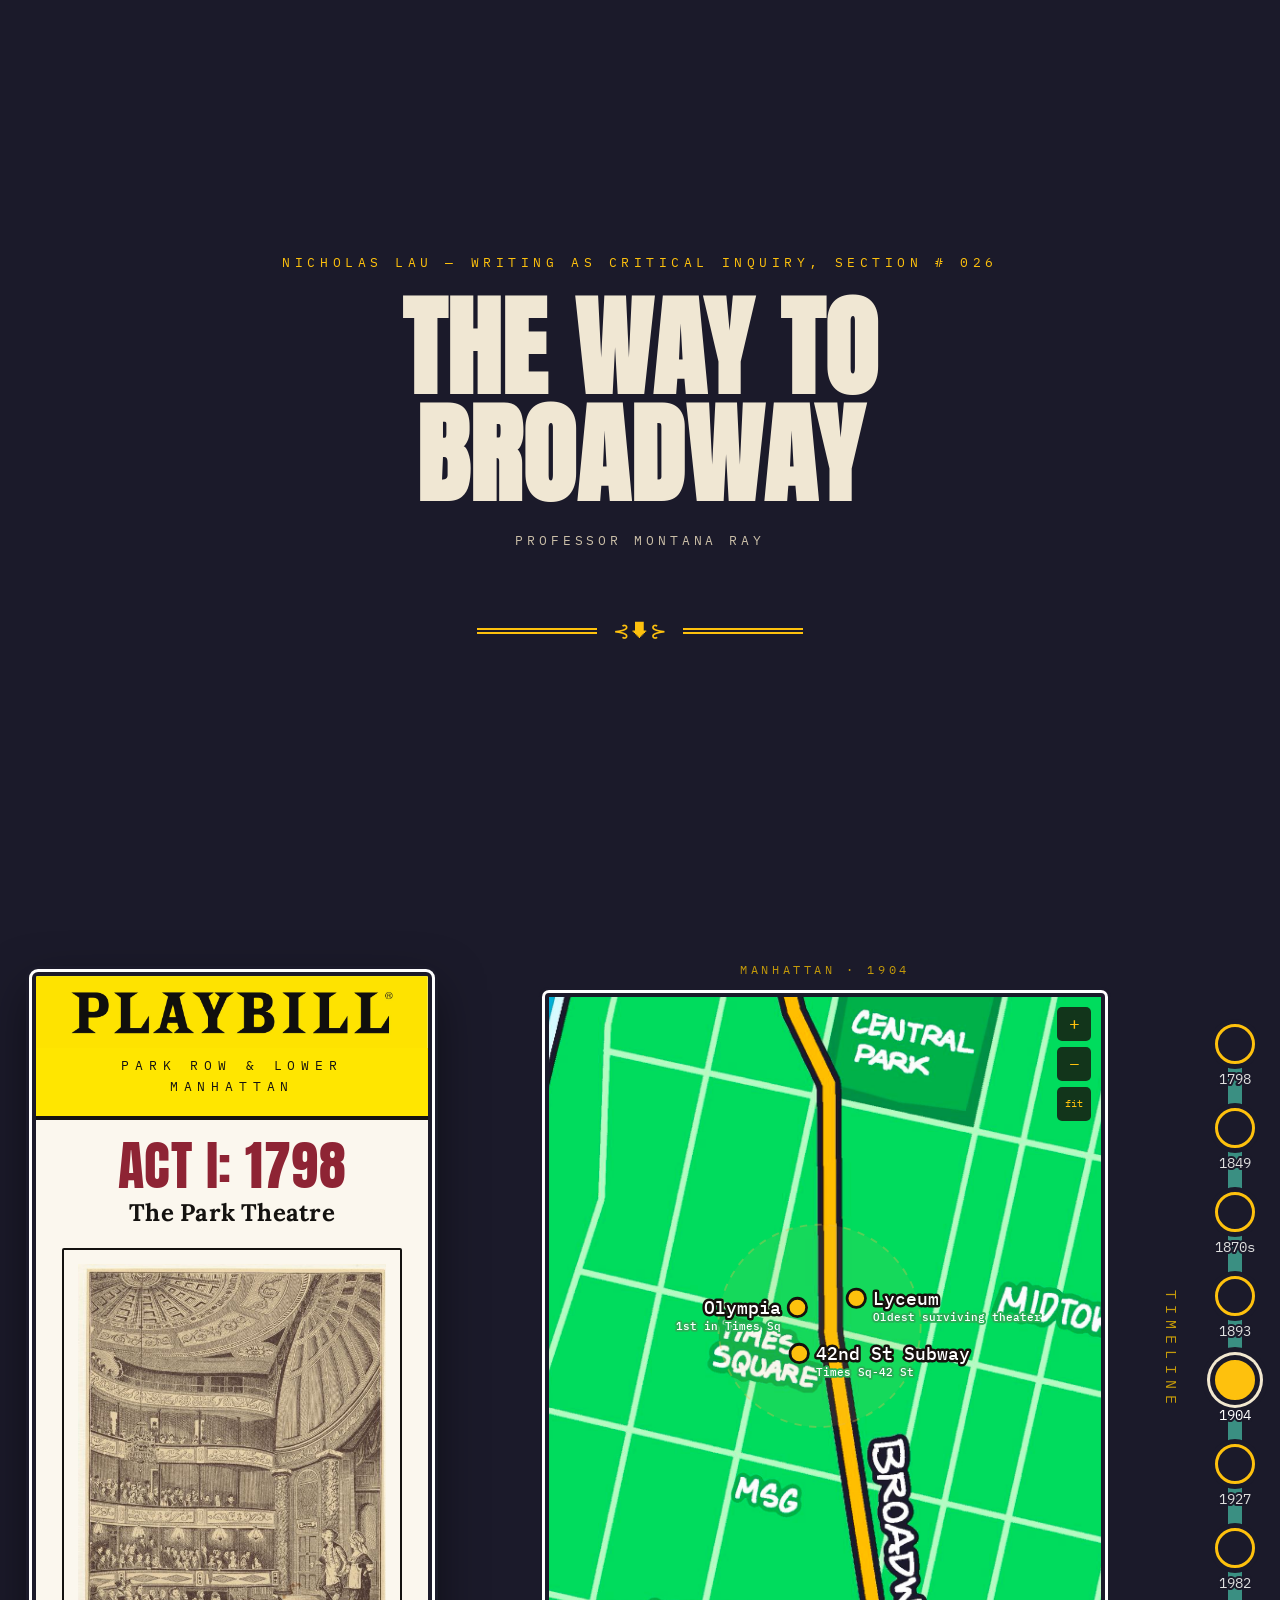
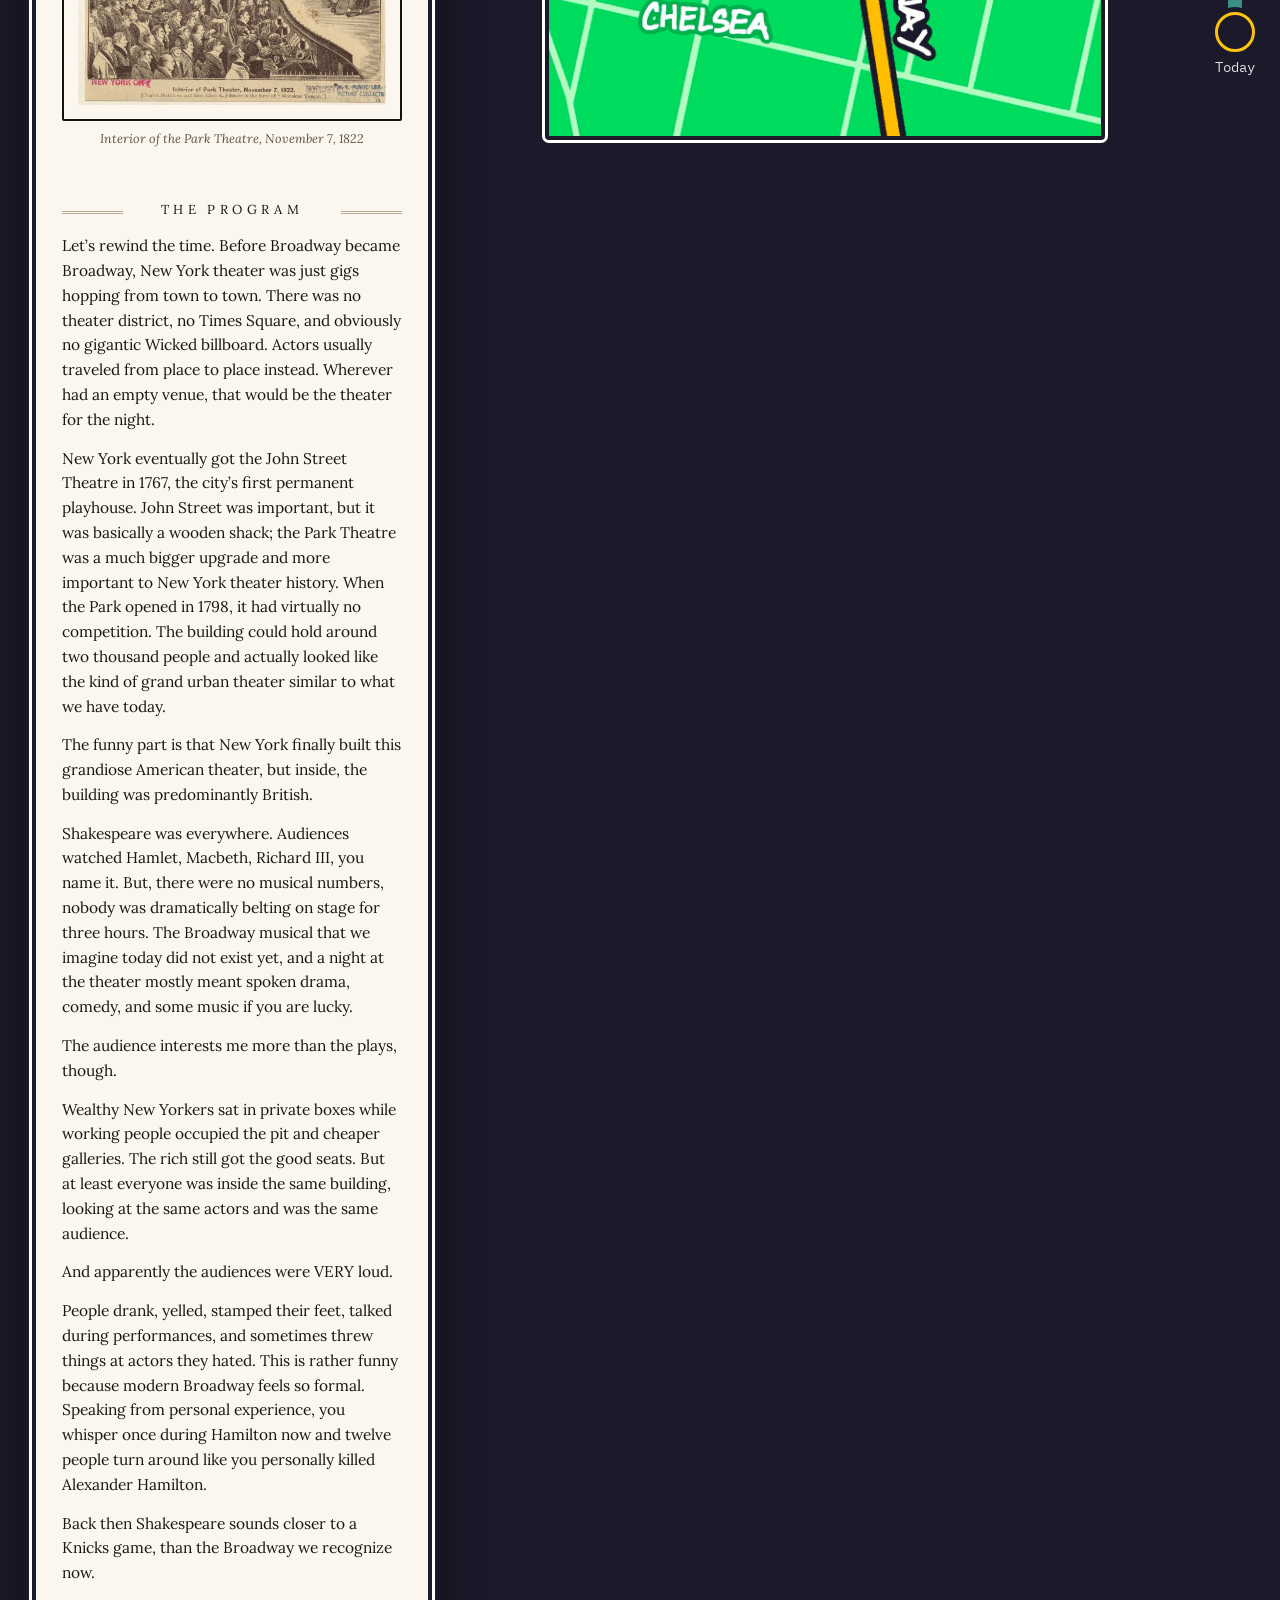
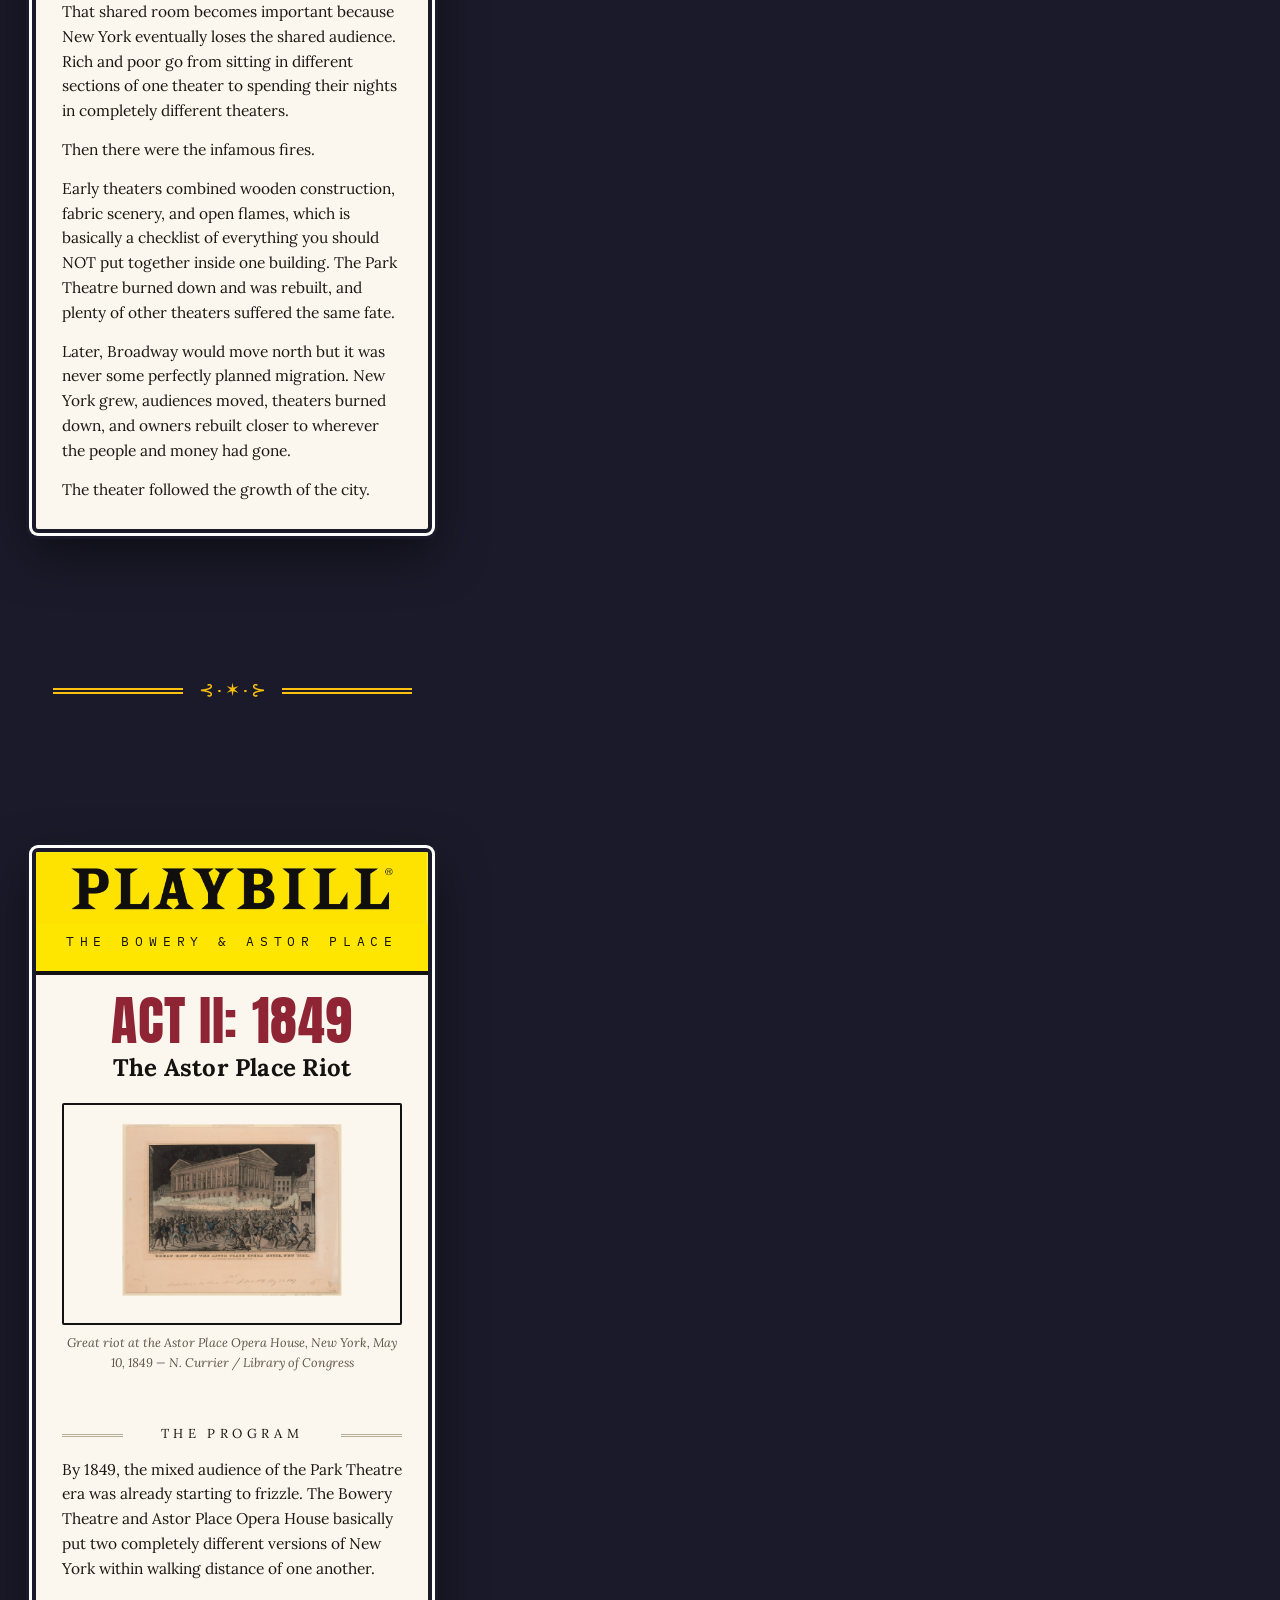
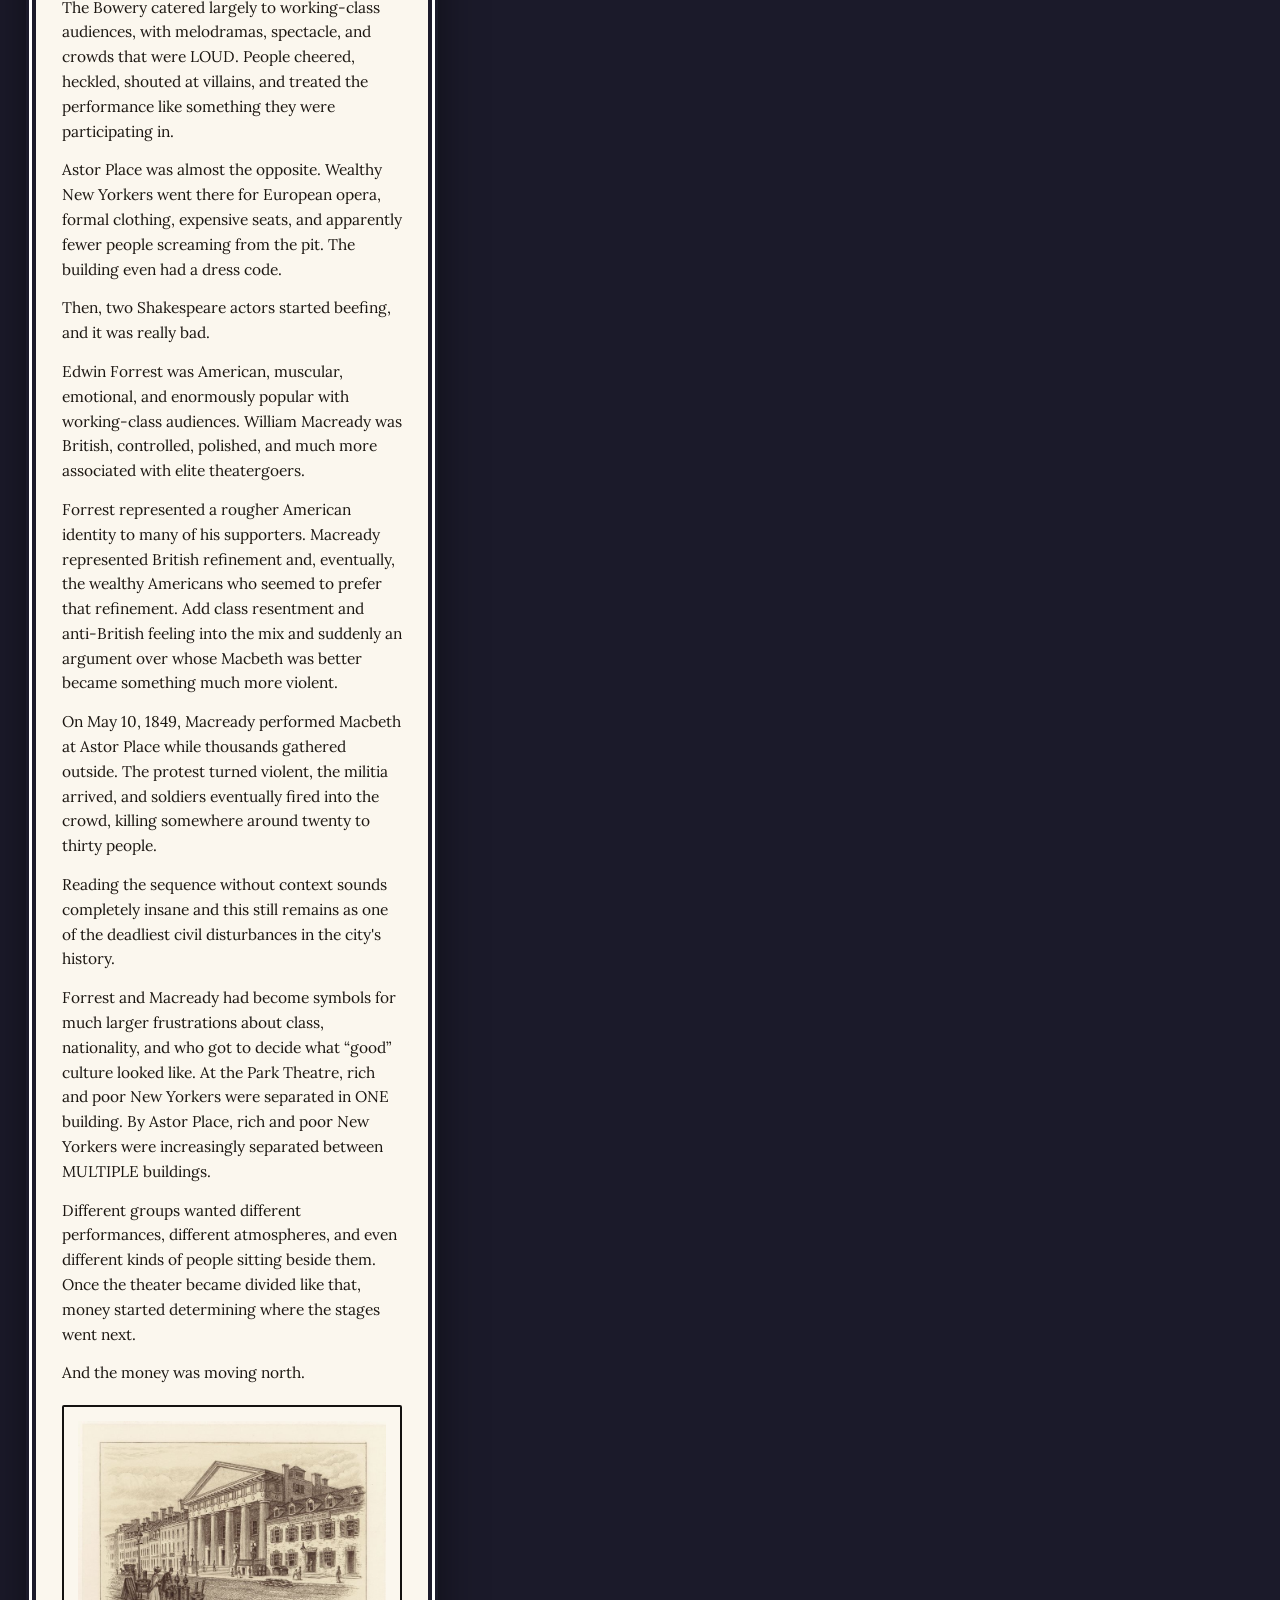
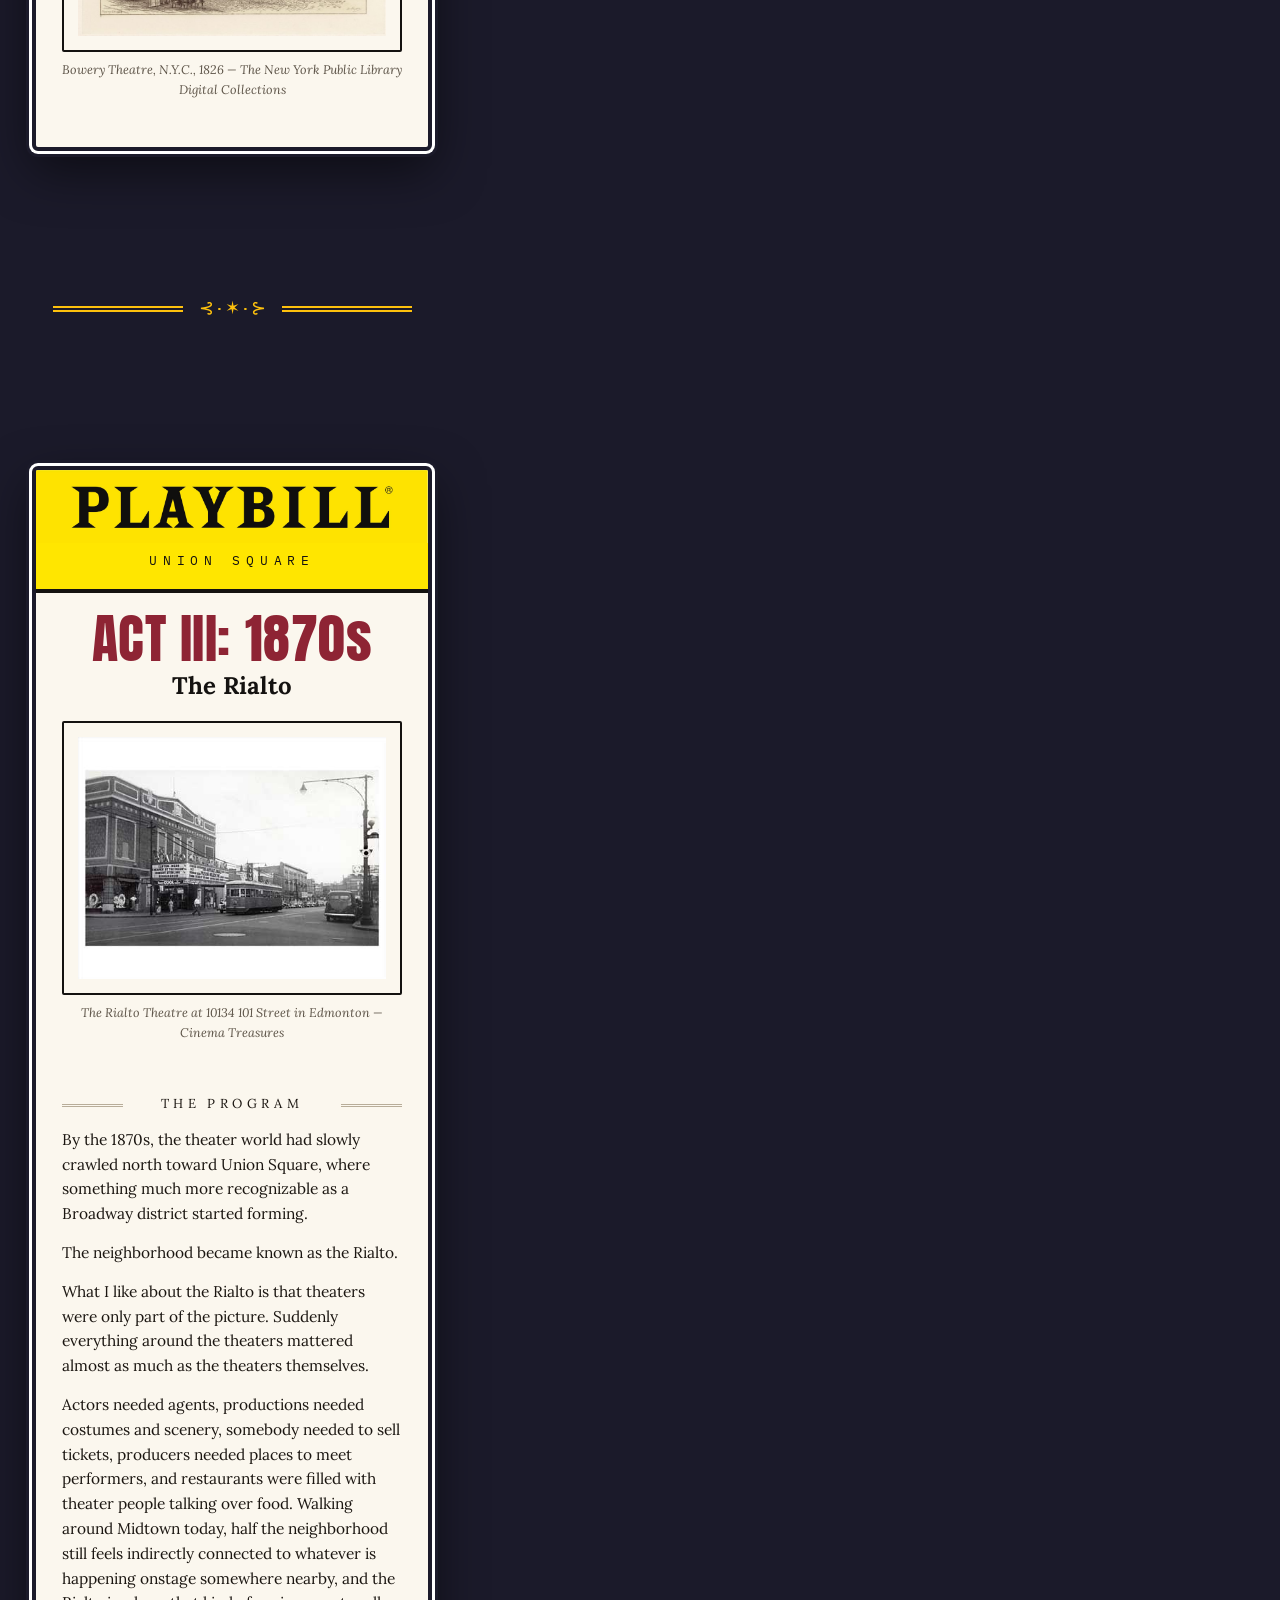
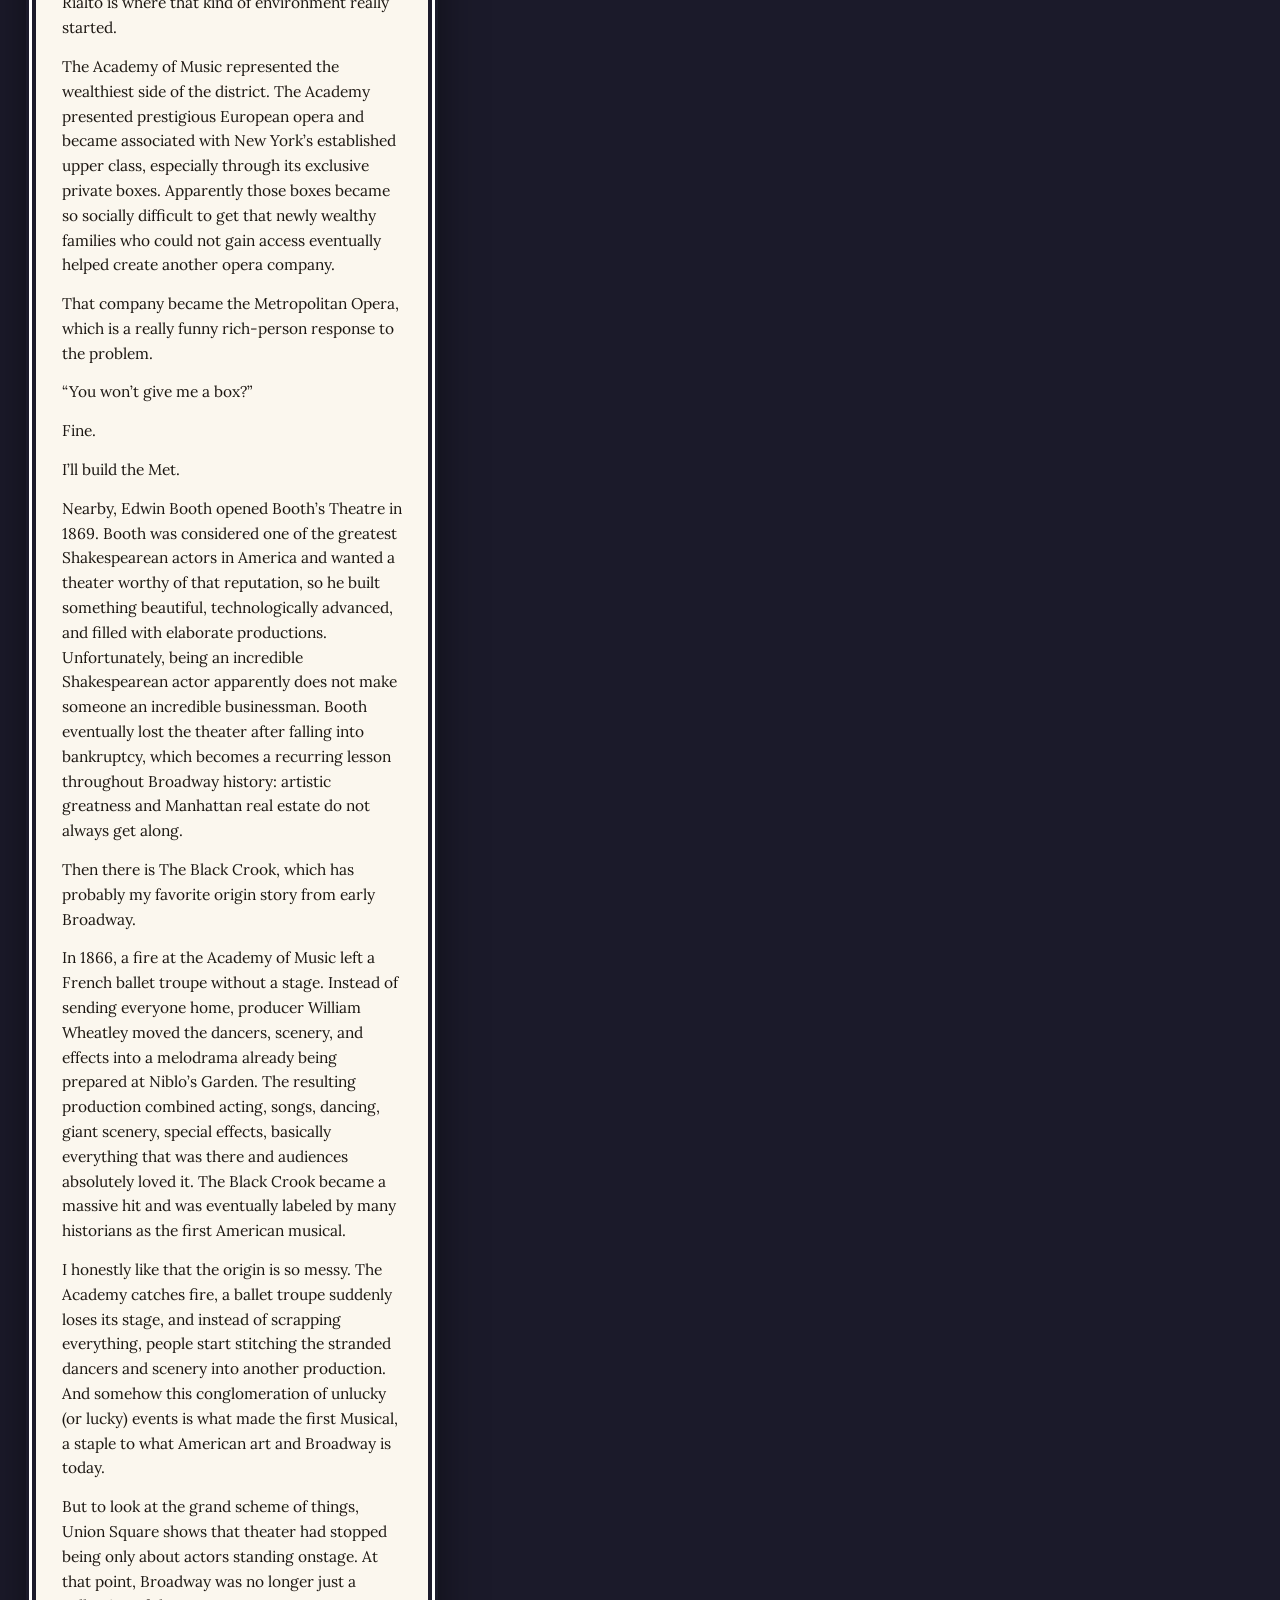
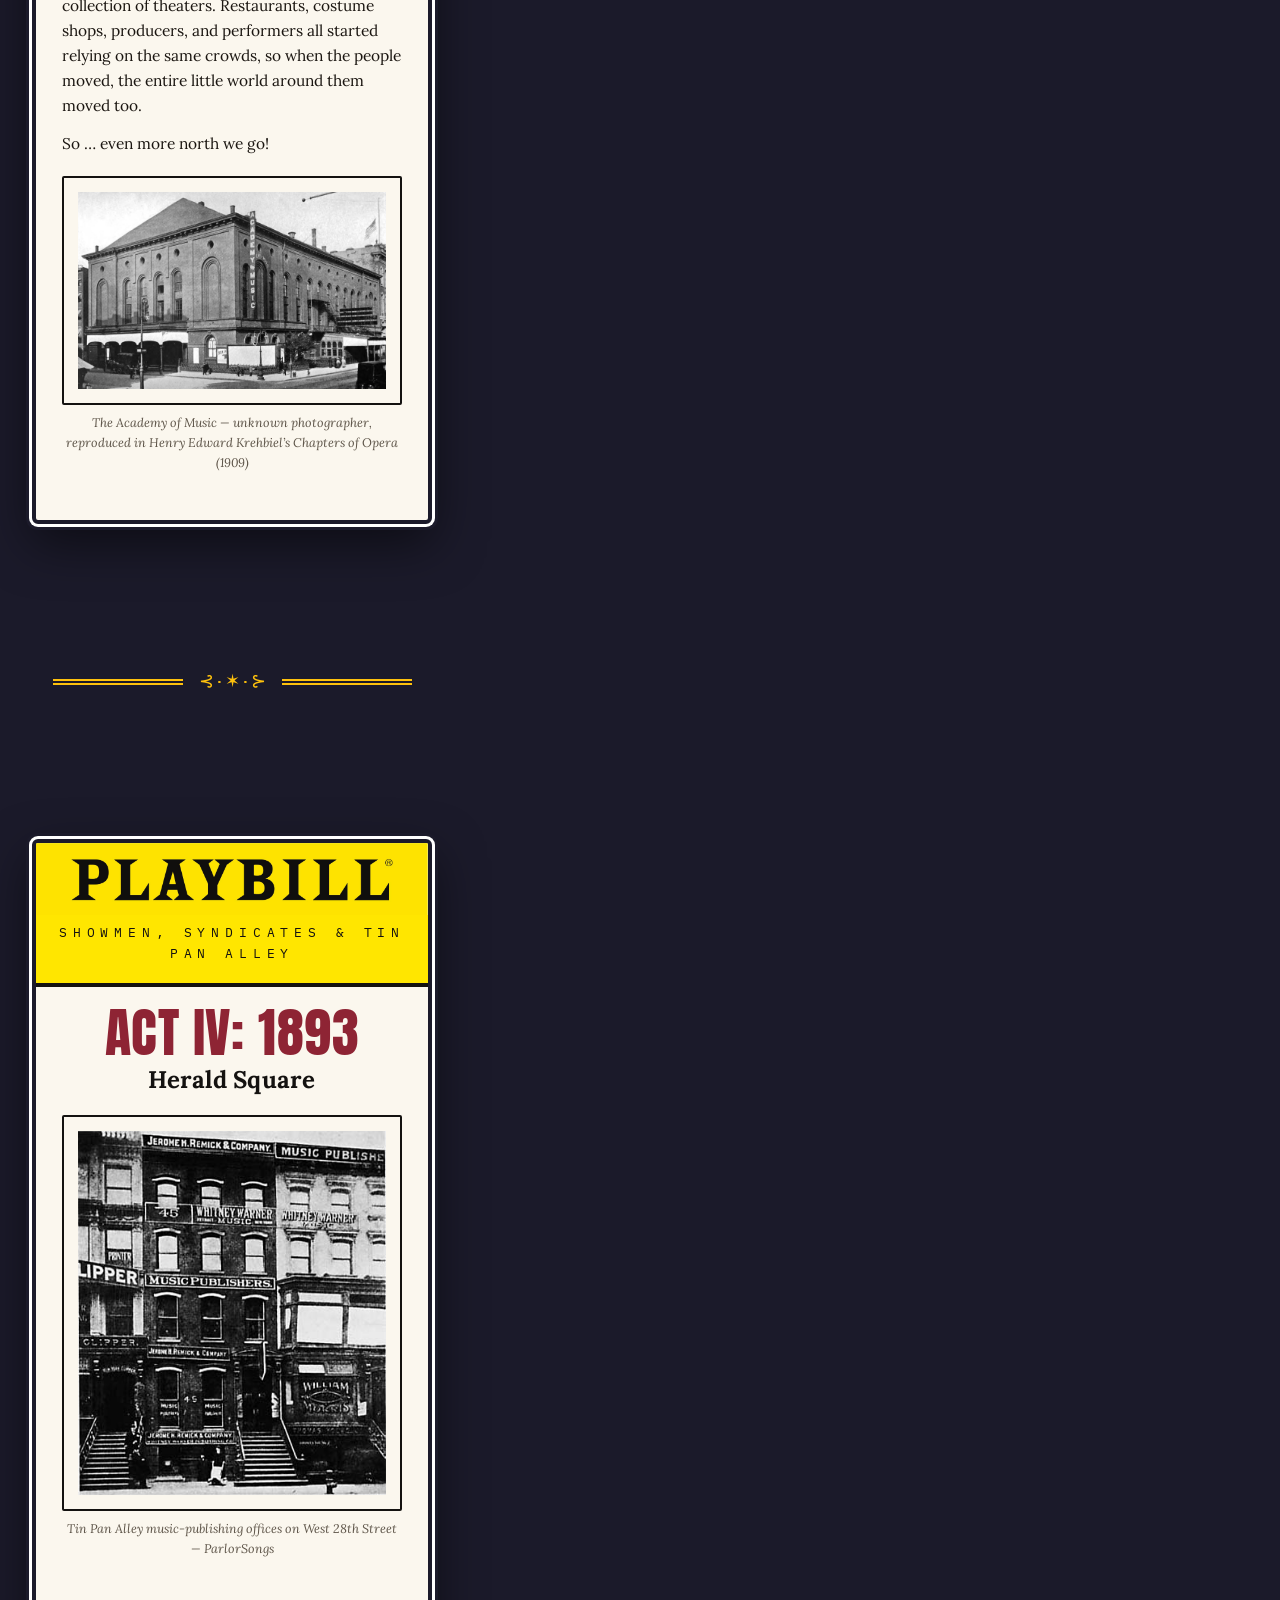
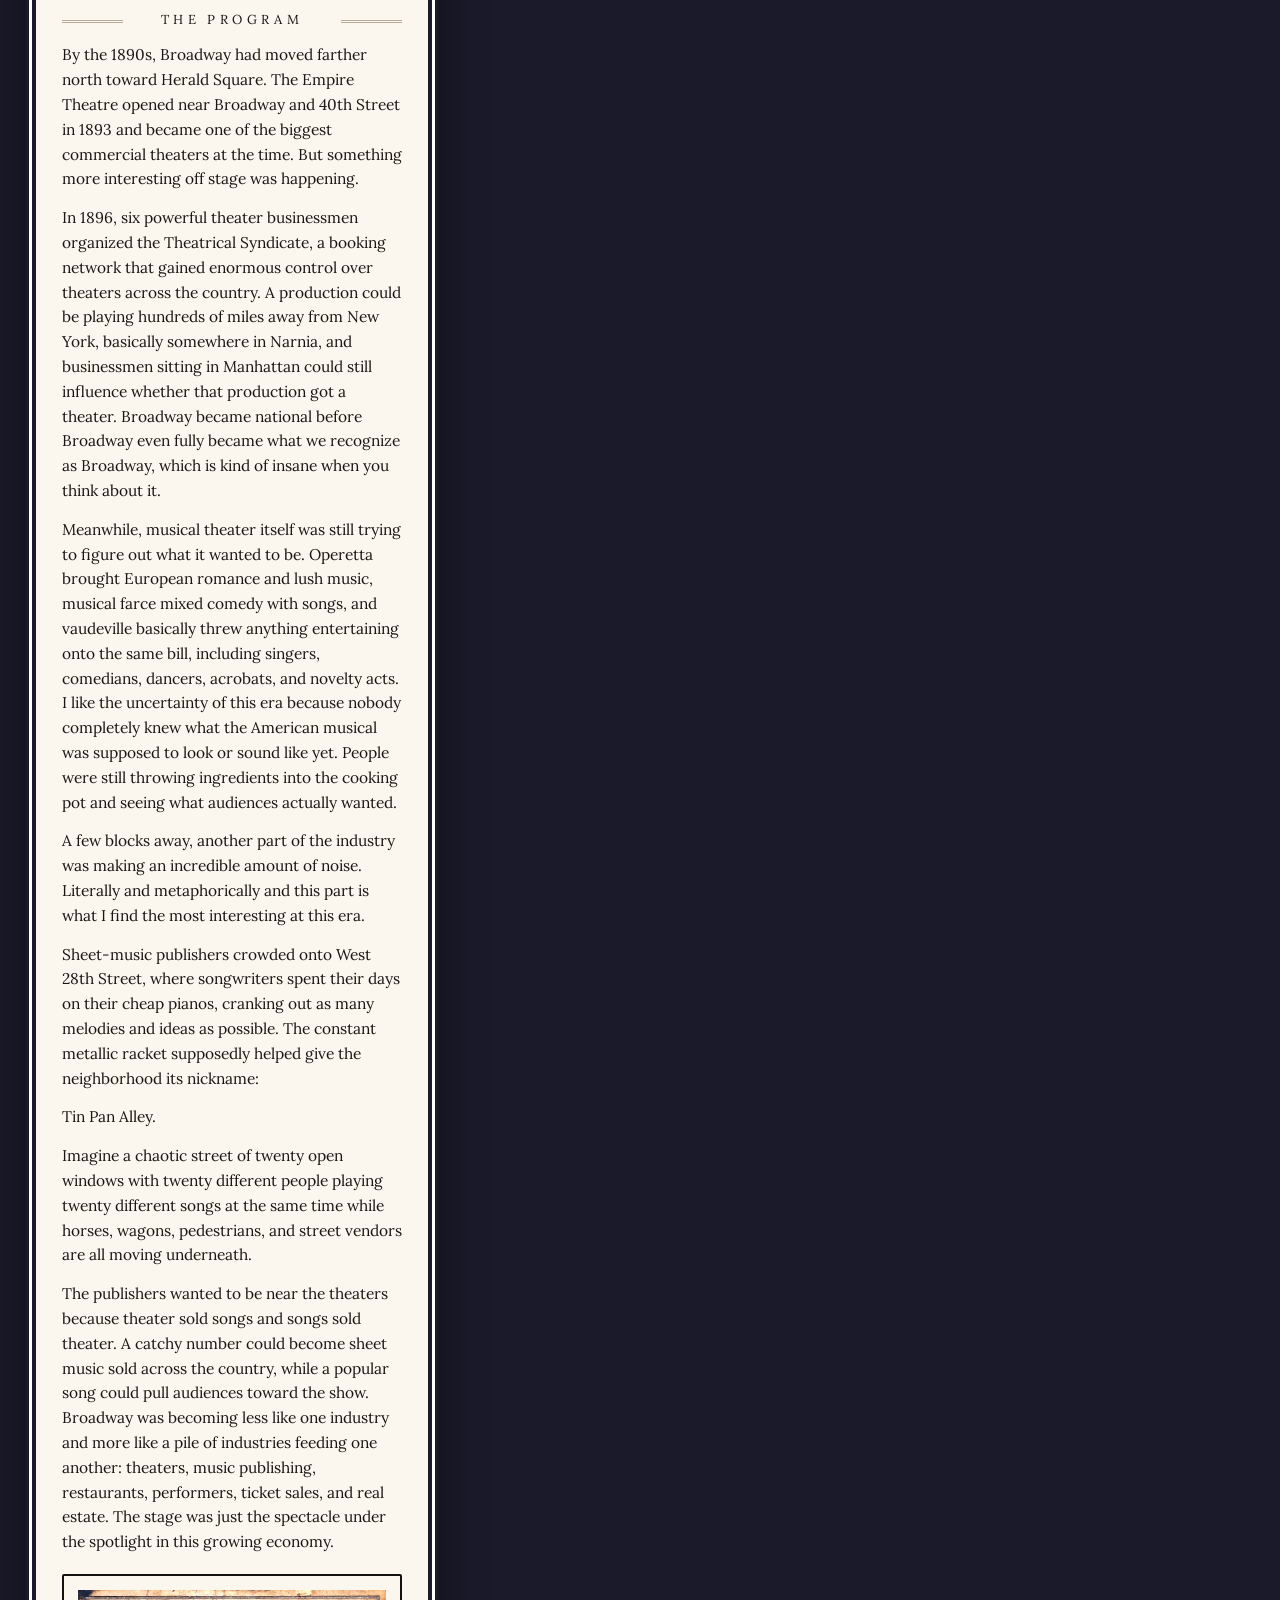
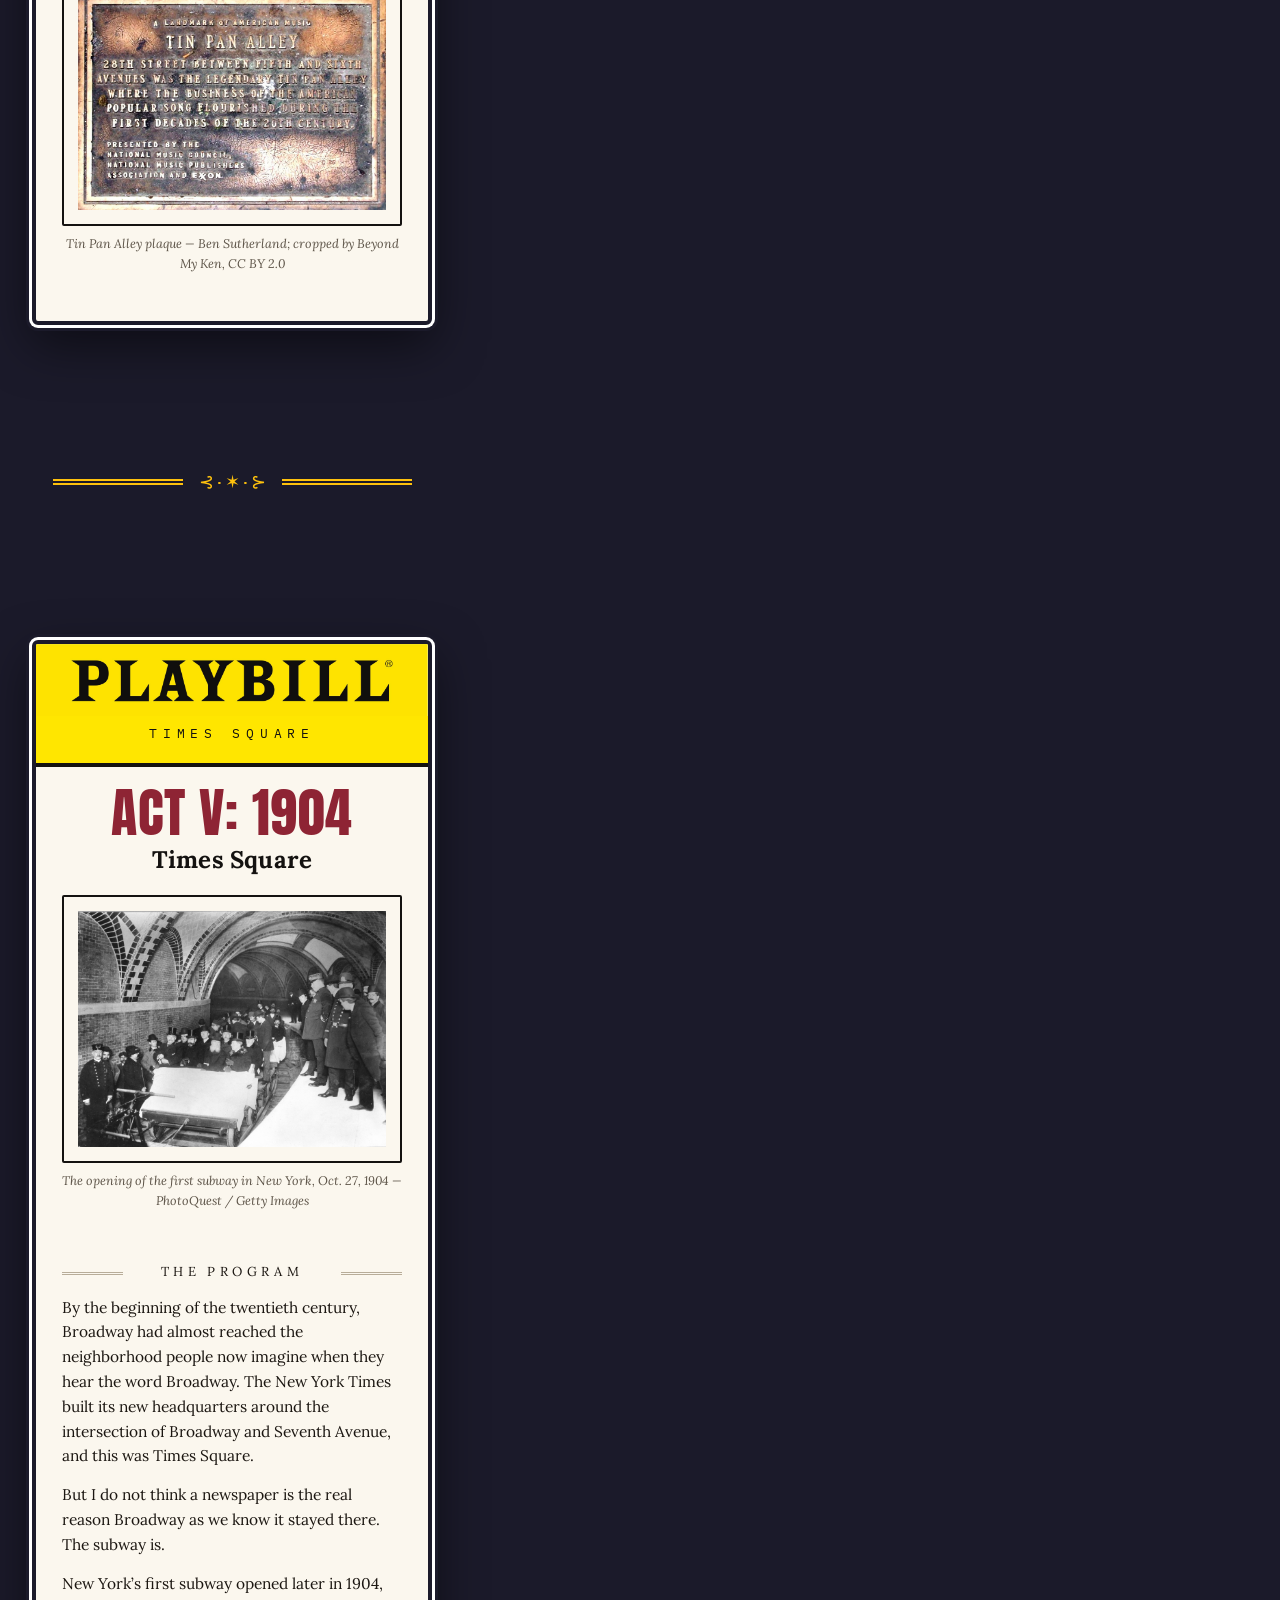
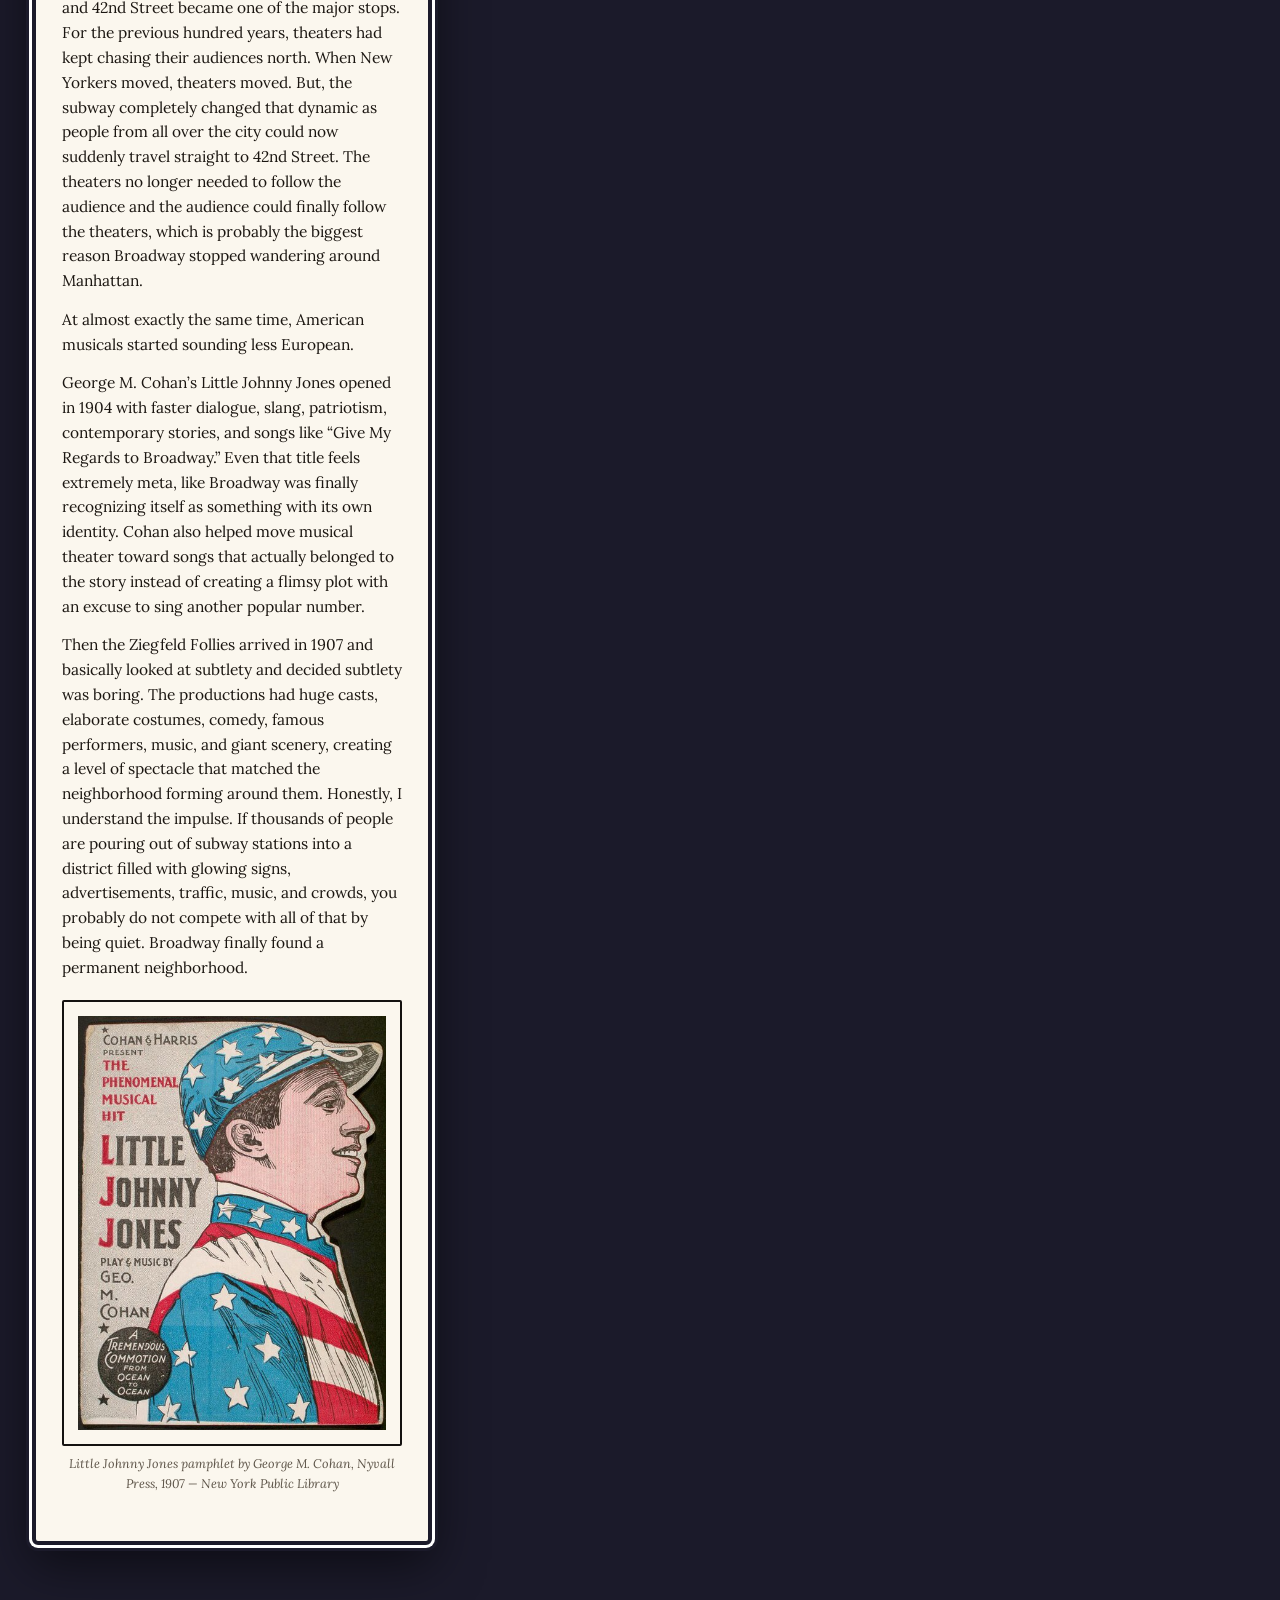
<file: index.html>
<!DOCTYPE html>
<html lang="en">
<head>
<meta charset="UTF-8">
<meta name="viewport" content="width=device-width, initial-scale=1.0">
<title>BROADWAY</title>

<link rel="preconnect" href="https://fonts.googleapis.com">
<link href="https://fonts.googleapis.com/css2?family=Anton&family=Lora:ital,wght@0,400;0,500;0,600;1,400&family=IBM+Plex+Mono:wght@400;500&display=swap" rel="stylesheet">

<link rel="stylesheet" href="css/styles.css">
</head>
<body>

<!-- ================= HERO ================= -->
<header class="hero">
  <div class="eyebrow">Nicholas Lau &mdash; Writing as Critical Inquiry, Section # 026</div>
  <h1>The Way to Broadway</h1>
  <div class="hero-instructor">Professor Montana Ray</div>
  <div class="hero-rule">
    <span class="hero-rule-seg left"></span>
    <span class="hero-rule-symbol">⊰🡇⊱</span>
    <span class="hero-rule-seg right"></span>
  </div>
</header>

<!-- ================= MAIN (playbill | map | timeline) ================= -->
<div class="stage-grid">

  <!-- LEFT: playbill cards are injected here by js/app.js from the ERAS data -->
  <main class="reading-col" id="reading-col">
  </main>

  <!-- CENTER: sticky map -->
  <div class="map-col">
    <div class="map-sticky">
      <div class="map-title" id="map-era-title">Manhattan &middot; 1798</div>
      <div class="map-frame" id="map-frame">
        <!-- zoom controls -->
        <div class="map-zoom" id="map-zoom">
          <button id="zoom-in" aria-label="Zoom in" title="Zoom in">+</button>
          <button id="zoom-out" aria-label="Zoom out" title="Zoom out">&minus;</button>
          <button id="zoom-reset" class="zoom-reset" aria-label="Reset zoom" title="Reset to this era">fit</button>
        </div>
        <!-- Your hand-drawn strip map goes here (set MAP_IMAGE.src in js/data.js) -->
        <img class="strip-map" id="strip-map" alt="Map of Manhattan">
        <!-- SVG: placeholder base map + the dot/label overlay -->
        <svg id="map-svg" viewBox="60 600 300 400" preserveAspectRatio="xMidYMid meet"
             aria-label="Stylized map of Manhattan showing theater locations by era"></svg>
      </div>
    </div>
  </div>

  <!-- RIGHT: sticky timeline -->
  <div class="timeline-col">
    <div class="timeline-sticky">
      <nav class="timeline" id="timeline" aria-label="Timeline">
        <span class="tl-label">Timeline</span>
      </nav>
    </div>
  </div>
</div>

<!-- ================= OUTRO ================= -->
<footer class="outro">
  
  <h3 style="margin-top:40px">Bibliography</h3>
  <ul class="works-cited">
    <li>&#8220;The Astor Place Riot.&#8221; <em>Shakespeare &amp; Beyond</em>, Folger Shakespeare Library, <a href="https://www.folger.edu/blogs/shakespeare-and-beyond/astor-place-riot-macbeth-new-york/" target="_blank" rel="noopener">folger.edu/blogs/shakespeare-and-beyond/astor-place-riot-macbeth-new-york</a>.</li>
    <li>&#8220;Blood on the Cobblestones.&#8221; <em>Gotham Center for New York City History</em>, <a href="https://www.gothamcenter.org/blog/astorplaceriot-commemorationpart2-zy4la-cerc4-ezwep-hsfs3s-rnyg3-tm6kl-anff2-8hdc3-el4s7-lryac" target="_blank" rel="noopener">gothamcenter.org</a>.</li>
    <li>&#8220;Broadway&#8217;s 2025&ndash;2026 Season Wraps with 14.6 Million Attendances and Grosses of $1.91 Billion.&#8221; <em>The Broadway League</em>, <a href="https://www.broadwayleague.com/press/press-releases/broadways-20252026-season-wraps-with-146-million-attendances-and-grosses-of-191-billion/" target="_blank" rel="noopener">broadwayleague.com</a>.</li>
    <li>&#8220;Broadway&#8217;s Economic Impact.&#8221; <em>NYC Data</em>, Baruch College / CUNY, <a href="https://www.baruch.cuny.edu/nycdata/culture/broadway-economics.htm" target="_blank" rel="noopener">baruch.cuny.edu/nycdata</a>.</li>
    <li>Bullock, Helen Duprey. &#8220;Williamsburg and Its Theatres.&#8221; <em>Colonial Williamsburg Foundation Digital Library</em>, 1937, <a href="https://research.colonialwilliamsburg.org/DigitalLibrary/view/index.cfm?doc=ResearchReports%5CRR1584.xml" target="_blank" rel="noopener">research.colonialwilliamsburg.org</a>.</li>
    <li>&#8220;The Changing Face of Times Square.&#8221; <em>The New York Public Library Blog</em>, <a href="https://www.nypl.org/blog/2015/01/12/changing-times-square" target="_blank" rel="noopener">nypl.org/blog</a>.</li>
    <li>&#8220;Cohan&#8217;s <em>Little Johnny Jones</em> Premieres.&#8221; <em>EBSCO Research Starters</em>, <a href="https://www.ebsco.com/research-starters/drama-and-theater-arts/cohans-little-johnny-jones-premieres" target="_blank" rel="noopener">ebsco.com/research-starters</a>.</li>
    <li>&#8220;Everything You Need to Know About Andrew Lloyd Webber&#8217;s <em>Cats</em>.&#8221; <em>London Theatre</em>, <a href="https://www.londontheatre.co.uk/theatre-news/news/everything-you-need-to-know-about-andrew-lloyd-webbers-cats" target="_blank" rel="noopener">londontheatre.co.uk</a>.</li>
    <li>&#8220;First American Theater Opens.&#8221; <em>EBSCO Research Starters</em>, <a href="https://www.ebsco.com/research-starters/history/first-american-theater-opens" target="_blank" rel="noopener">ebsco.com/research-starters</a>.</li>
    <li>&#8220;The First Broadway Musical Was Performed in 1866.&#8221; <em>Classic City News</em>, <a href="https://www.classiccitynews.com/post/the-first-broadway-musical-was-performed-in-1866" target="_blank" rel="noopener">classiccitynews.com</a>.</li>
    <li>Gans, Andrew. &#8220;DIVA TALK: A Chat With <em>Now and Forever</em>&#8217;s Linda Balgord, Star of <em>Aspects of Love</em>, <em>Sunset Boulevard</em>.&#8221; <em>Playbill</em>, 18 Jan. 2013, <a href="https://playbill.com/article/diva-talk-a-chat-with-now-and-forevers-linda-balgord-star-of-aspects-of-love-sunset-boulevard-com-201693" target="_blank" rel="noopener">playbill.com/article/diva-talk-a-chat-with-now-and-forevers-linda-balgord-star-of-aspects-of-love-sunset-boulevard-com-201693</a>. Accessed 28 July 2026.</li>
    <li>&#8220;Helen Hayes &amp; Morosco Theatres.&#8221; <em>New York Preservation Archive Project</em>, <a href="https://www.nypap.org/preservation-history/helen-hayes-morosco-theatres/" target="_blank" rel="noopener">nypap.org</a>.</li>
    <li>&#8220;John Street Theatre, 1st Permanent Theatre in New York.&#8221; <em>CultureNow</em>, Museum Without Walls, <a href="https://culturenow.org/site/9a328983-0989-4f24-9bbe-481a6fb4b696" target="_blank" rel="noopener">culturenow.org</a>.</li>
    <li>Kenrick, John. &#8220;Demolished Broadway Theatres &amp; Broadway History.&#8221; <em>Musicals101</em>, <a href="https://www.musicals101.com/bwaypast.htm" target="_blank" rel="noopener">musicals101.com/bwaypast.htm</a>.</li>
    <li>&#8220;Musicals.&#8221; <em>Songs of America</em>, Library of Congress, <a href="https://www.loc.gov/collections/songs-of-america/articles-and-essays/musical-styles/parlor-and-concert-stage/musicals/" target="_blank" rel="noopener">loc.gov/collections/songs-of-america</a>.</li>
    <li>&#8220;Object of the Day: <em>Cats</em> Costume.&#8221; <em>Smithsonian</em>, <a href="https://music.si.edu/node/1197" target="_blank" rel="noopener">music.si.edu/node/1197</a>.</li>
    <li>&#8220;Resurrection of 42nd Street.&#8221; <em>Broadway: The American Musical</em>, PBS, <a href="https://www.pbs.org/wnet/broadway/essays/resurrection-of-42nd-street/" target="_blank" rel="noopener">pbs.org/wnet/broadway</a>.</li>
    <li>&#8220;Show Boat.&#8221; <em>Broadway: The American Musical</em>, PBS, <a href="https://www.pbs.org/wnet/broadway/shows/show-boat/" target="_blank" rel="noopener">pbs.org/wnet/broadway</a>.</li>
    <li>&#8220;<em>Show Boat</em>: 1927 Original Broadway.&#8221; <em>The Rodgers &amp; Hammerstein Organization</em>, <a href="https://rodgersandhammerstein.com/production/show-boat/1927-original-broadway/" target="_blank" rel="noopener">rodgersandhammerstein.com</a>.</li>
    <li>&#8220;The Thriving Theatre of Colonial America.&#8221; <em>Lives &amp; Legacies</em>, The Rosenbach, 6 June 2018, <a href="https://livesandlegaciesblog.org/2018/06/06/the-thriving-theatre-of-colonial-america/" target="_blank" rel="noopener">livesandlegaciesblog.org</a>.</li>
    <li>&#8220;Times Square.&#8221; <em>Encyclopaedia Britannica</em>, <a href="https://www.britannica.com/topic/Times-Square" target="_blank" rel="noopener">britannica.com/topic/Times-Square</a>.</li>
  </ul>

  <div class="era-divider compact">
    <span class="era-divider-seg left"></span>
    <span class="era-divider-symbol">⊰·✶·⊱</span>
    <span class="era-divider-seg right"></span>
  </div>

  <h3>Image Sources</h3>
  <ul class="works-cited">
    <li>Currier, N. <a href="https://www.loc.gov/resource/pga.09042/" target="_blank" rel="noopener">&#8220;Great Riot at the Astor Place Opera House, New York: On Thursday Evening May 10th 1849.&#8221;</a> <em>Library of Congress Prints and Photographs Division</em>, 1849. Reproduction no. LC-DIG-pga-09042.</li>
    <li>&#8220;Rialto Theatre.&#8221; <em>Cinema Treasures</em>, 10134 101 Street NW, Edmonton, Alberta, <a href="https://cinematreasures.org/theaters/29851/photos" target="_blank" rel="noopener">cinematreasures.org/theaters/29851/photos</a>.</li>
    <li>Unknown photographer. &#8220;The Academy of Music.&#8221; <em>Chapters of Opera</em>, by Henry Edward Krehbiel, Henry Holt and Company, 1909.</li>
    <li>&#8220;In Search of Tin Pan Alley.&#8221; <em>ParlorSongs</em>, archived 10 Mar. 2010, <a href="https://web.archive.org/web/20100310163241/http://parlorsongs.com/insearch/tinpanalley/tinpanalley.php" target="_blank" rel="noopener">Internet Archive Wayback Machine</a>.</li>
    <li>Sutherland, Ben. &#8220;Tin Pan Alley Plaque.&#8221; 13 June 2006. Cropped by Beyond My Ken, 3 June 2011. <em>Wikimedia Commons</em>, <a href="https://commons.wikimedia.org/wiki/File:Tin_Pan_Alley_plaque_crop.jpg" target="_blank" rel="noopener">commons.wikimedia.org</a>. Originally posted to <a href="https://www.flickr.com/photos/60179301@N00/178411079" target="_blank" rel="noopener">Flickr</a>. Licensed under <a href="https://creativecommons.org/licenses/by/2.0/" target="_blank" rel="noopener">CC BY 2.0</a>.</li>
    <li>&#8220;The Opening of the First Subway in New York, Oct. 27, 1904.&#8221; Photograph. <em>PhotoQuest / Getty Images</em>.</li>
    <li>Cohan, George M. <a href="https://digitalcollections.nypl.org/items/510d47e3-8ba5-a3d9-e040-e00a18064a99" target="_blank" rel="noopener">&#8220;Little Johnny Jones.&#8221;</a> Promotional pamphlet, Nyvall Press, 1907. <em>The New York Public Library Digital Collections</em>.</li>
    <li>Gottscho, Samuel H. &#8220;Times Square at Night.&#8221; 1932. <em>Museum of the City of New York</em>, The Gottscho-Schleisner Collection. Gift of Samuel H. Gottscho/Gottscho-Schleisner, object no. 88.1.1.2441.</li>
    <li>Billy Rose Theatre Division, The New York Public Library. &#8220;Scene from the Stage Production <em>Show Boat</em>.&#8221; <em>The New York Public Library Digital Collections</em>, 1927, <a href="https://digitalcollections.nypl.org/items/ef68b8b0-ffbb-012f-bef7-58d385a7bc34" target="_blank" rel="noopener">digitalcollections.nypl.org</a>.</li>
    <li>Monaster, Thomas. &#8220;The Morosco Theater.&#8221; 1982. Photograph. <em>New York Daily News</em>.</li>
    <li>&#8220;The Original 1981 London Cast of <em>Cats</em>.&#8221; Production photograph, 1981.</li>
    <li>Rolle, Elisa. <a href="https://commons.wikimedia.org/wiki/File:New_Amsterdam_Theatre,_June_2000.jpg" target="_blank" rel="noopener">&#8220;New Amsterdam Theatre.&#8221;</a> Own work. <em>Wikimedia Commons</em>. Licensed under <a href="https://creativecommons.org/licenses/by-sa/3.0/" target="_blank" rel="noopener">CC BY-SA 3.0</a>.</li>
    <li>Lau, Nicholas. &#8220;The Belasco Theatre Showing <em>Maybe Happy Ending</em>.&#8221; Personal photograph.</li>
    <li>The Miriam and Ira D. Wallach Division of Art, Prints and Photographs: Picture Collection, The New York Public Library. &#8220;Bowery Theatre, N.Y.C., 1826.&#8221; <em>The New York Public Library Digital Collections</em>, 1903, <a href="https://digitalcollections.nypl.org/items/5ba83040-c560-012f-ee0a-58d385a7bc34" target="_blank" rel="noopener">digitalcollections.nypl.org</a>.</li>
    <li>The Miriam and Ira D. Wallach Division of Art, Prints and Photographs: Picture Collection, The New York Public Library. &#8220;Interior of Park Theatre, November 7, 1822.&#8221; <em>The New York Public Library Digital Collections</em>, 1822, <a href="https://digitalcollections.nypl.org/items/61eaa480-c560-012f-70f3-58d385a7bc34" target="_blank" rel="noopener">digitalcollections.nypl.org</a>.</li>
  </ul>
</footer>

<!-- Content text first, then map data, then the app -->
<script src="content/eras.js"></script>
<script src="js/data.js"></script>
<script src="js/app.js"></script>
</body>
</html>
</file>
<file: css/styles.css>
/* ==========================================================================
   BROADWAY TIME MAP — styles
   Left column = Playbill pamphlet look. Edit the tokens below to retheme.
   ========================================================================== */

:root{
  /* stage (page) */
  --stage:#1B1A2A;
  --stage-soft:#201f31;
  --line:#3A2E23;

  /* marquee accents */
  --curtain:#8E2434;
  --marquee:#FEC10D;
  --marquee-dim:#C49A0A;

  /* playbill pamphlet */
  --pb-yellow:#FFE600;      /* the banner yellow */
  --pb-black:#141210;
  --pb-cream:#FBF7EE;       /* interior "program page" paper */
  --pb-ink:#1B1611;
  --pb-ink-soft:#5C5347;
  --pb-rule:#B8AD99;

  --paper:#F0E7D3;          /* generic light text on dark bg */
}

*{margin:0;padding:0;box-sizing:border-box}
html{scroll-behavior:smooth}
body{
  background:var(--stage);
  color:var(--paper);
  font-family:'Lora',serif;
  line-height:1.6;
}

/* ---------- HERO ---------- */
.hero{
  min-height:100vh;
  display:flex;flex-direction:column;justify-content:center;align-items:center;
  text-align:center;padding:48px 24px;position:relative;overflow:hidden;
}
.hero .eyebrow{
  font-family:'IBM Plex Mono',monospace;font-size:13px;letter-spacing:.35em;
  color:var(--marquee);text-transform:uppercase;margin-bottom:22px;
}
.hero h1{
  font-family:'Anton',sans-serif;
  font-size:clamp(44px,8.5vw,110px);
  line-height:.98;letter-spacing:.01em;text-transform:uppercase;
  max-width:14ch;
}
.hero h1 .gold{color:var(--marquee)}
.hero-instructor{
  font-family:'IBM Plex Mono',monospace;font-size:13px;letter-spacing:.3em;
  color:#CBBFA8;text-transform:uppercase;margin-top:22px;
}
.hero-rule{
  display:flex;align-items:center;justify-content:center;gap:16px;
  margin:64px auto 0;
}
.hero-rule-seg{
  width:120px;
  border-top:6px double var(--marquee);
  transform:scaleX(0);
  animation:growRule 1.1s cubic-bezier(.45,0,.25,1) .5s forwards;
}
.hero-rule-seg.left{transform-origin:right center}
.hero-rule-seg.right{transform-origin:left center}
.hero-rule-symbol{
  font-family:'IBM Plex Mono',monospace;font-size:20px;color:var(--marquee);
  opacity:0;
  animation:fadeInSymbol .6s ease 0.5s forwards;
}
@keyframes growRule{to{transform:scaleX(1)}}
@keyframes fadeInSymbol{to{opacity:1}}
.hero .sub{
  max-width:560px;margin-top:26px;font-size:17px;color:#CBBFA8;font-style:italic;
}
.bulb-row{display:flex;gap:14px;margin-bottom:30px}
.bulb-row i{
  width:9px;height:9px;border-radius:50%;
  background:var(--marquee);box-shadow:0 0 10px 2px rgba(233,185,79,.55);
  animation:twinkle 1.8s infinite;
}
.bulb-row i:nth-child(2n){animation-delay:.6s}
.bulb-row i:nth-child(3n){animation-delay:1.1s}
@keyframes twinkle{0%,100%{opacity:1}50%{opacity:.35}}

/* ---------- MAIN GRID: playbill | map | timeline ---------- */
.stage-grid{
  display:grid;
  grid-template-columns:minmax(340px,460px) 1fr 90px;
  max-width:1500px;margin:0 auto;
}

/* =========================================================
   LEFT COLUMN — the Playbill pamphlet
   Each era card is styled like a Playbill cover + program page
   ========================================================= */
.reading-col{padding:8vh 28px 20vh 32px}

.era-card{
  background:var(--pb-cream);color:var(--pb-ink);
  border-radius:6px;
  border:4px solid var(--stage);
  box-shadow:0 0 0 3px rgba(255,255,255), 0 0 0 6px var(--stage), 0 18px 50px rgba(0,0,0,.55);
  overflow:hidden;                   /* keeps the banner corners clean */
}
.era-card:last-child{margin-bottom:12vh}

/* --- divider between playbills, filling the scroll gap --- */
.era-divider{height:35vh;display:flex;align-items:center;justify-content:center;gap:16px}
.era-divider.compact{height:12vh}
.era-divider-seg{
  width:130px;
  border-top:6px double var(--marquee);
  transform:scaleX(0);
  transition:transform 1s cubic-bezier(.45,0,.25,1);
}
.era-divider-seg.left{transform-origin:right center}
.era-divider-seg.right{transform-origin:left center}
.era-divider.in-view .era-divider-seg{transform:scaleX(1)}
.era-divider-symbol{
  font-family:'IBM Plex Mono',monospace;font-size:18px;color:var(--marquee);
  opacity:0;transition:opacity .6s ease;
}
.era-divider.in-view .era-divider-symbol{opacity:1;transition-delay:0s}

/* --- the yellow PLAYBILL banner --- */
.pb-banner{
  background:var(--pb-yellow);
  padding:0;
  border-bottom:4px solid var(--pb-black);
}
.pb-logo-img{
  width:100%;
  height:auto;
  display:block;
}
.pb-theater{
  font-family:'IBM Plex Mono',monospace;font-size:13px;letter-spacing:.45em;
  text-transform:uppercase;color:var(--pb-black);
  text-align:center;padding:8px 22px 18px;
}

/* --- cover area: venue line, title, cover image --- */
.pb-cover{padding:18px 26px 6px;text-align:center}
.pb-date{
  font-family:'Anton',sans-serif;font-size:54px;line-height:1;
  color:var(--curtain);letter-spacing:.01em;
}
.pb-title{
  font-family:'Lora',serif;font-weight:700;font-size:24px;line-height:1.25;
  letter-spacing:.01em;margin:6px 0 18px;
  color:var(--pb-black);
}

/* --- interior "program" pages --- */
.pb-program{padding:4px 26px 28px}
.pb-section{
  text-align:center;
  font-family:'Lora',serif;font-variant:small-caps;letter-spacing:.34em;
  font-size:13px;color:var(--pb-ink);
  margin:22px 0 12px;position:relative;
}
.pb-section::before,.pb-section::after{
  content:"";position:absolute;top:50%;width:18%;
  border-top:3px double var(--pb-rule);
}
.pb-section::before{left:0}
.pb-section::after{right:0}

.why p{
  font-size:14.5px;line-height:1.6;font-style:italic;color:#3A3128;
  text-align:center;padding:0 6px;
}

.pb-body p{font-size:15.5px;margin-bottom:14px}
.pb-body p:last-child{margin-bottom:0}

/* --- image slots: swap the .img-ph div for an <img>, nothing else changes --- */
.img-slot{margin:20px 0}
.img-slot .img-ph,.img-slot img{
  width:100%;aspect-ratio:16/10;object-fit:cover;display:flex;
  align-items:center;justify-content:center;text-align:center;
  border:2px dashed var(--pb-ink-soft);border-radius:2px;
  background:repeating-linear-gradient(45deg,#EFE8D8,#EFE8D8 12px,#FBF7EE 12px,#FBF7EE 24px);
  color:var(--pb-ink-soft);font-family:'IBM Plex Mono',monospace;
  font-size:12.5px;letter-spacing:.05em;padding:14px;
}
.img-slot img{
  aspect-ratio:auto;height:auto;object-fit:unset;
  border-style:solid;border-color:var(--pb-black);
  background:none;
}
.img-slot figcaption{
  font-size:12.5px;color:var(--pb-ink-soft);margin-top:7px;font-style:italic;text-align:center;
}

/* =========================================================
   CENTER — sticky map
   ========================================================= */
.map-col{position:relative}
.map-sticky{
  position:sticky;top:0;height:100vh;
  display:flex;flex-direction:column;justify-content:center;align-items:center;
  padding:26px 10px;
}
.map-frame{
  width:min(92%,560px);aspect-ratio:3/4;
  background:var(--stage-soft);
  border:4px solid var(--stage);border-radius:4px;
  box-shadow:0 0 0 3px rgba(255,255,255), 0 0 0 6px var(--stage), inset 0 0 80px rgba(0,0,0,.6);
  position:relative;overflow:hidden;
}
.map-frame svg{position:absolute;inset:0;width:100%;height:100%;display:block}
.strip-map{
  position:absolute;top:0;left:0;display:none;
  transform-origin:0 0;
  transition:transform .9s cubic-bezier(.45,0,.25,1);
  will-change:transform;
}
.map-title{
  font-family:'IBM Plex Mono',monospace;font-size:12px;letter-spacing:.3em;
  text-transform:uppercase;color:var(--marquee-dim);margin-bottom:14px;
}
/* zoom controls — sit in the top-right corner of the map frame */
.map-zoom{
  position:absolute;top:10px;right:10px;z-index:4;
  display:flex;flex-direction:column;gap:6px;
}
.map-zoom button{
  width:34px;height:34px;cursor:pointer;
  background:rgba(22,17,13,.82);color:var(--marquee);
  border:0px solid var(--marquee);border-radius:5px;
  font-family:'IBM Plex Mono',monospace;font-size:18px;line-height:1;
  display:flex;align-items:center;justify-content:center;
  transition:background .2s,border-color .2s;
}
.map-zoom button:hover{background:rgba(255, 255, 255, 0.5);border-color:var(--paper)}
.map-zoom button:disabled{opacity:.35;cursor:default}
.map-zoom button:focus-visible{outline:2px solid var(--marquee);outline-offset:2px}
.map-zoom .zoom-reset{font-size:10px;letter-spacing:.02em}

/* SVG pieces */
.street{stroke:#33291F;stroke-width:1.4;fill:none}
.shore{stroke:#4A3B2C;stroke-width:2;fill:#1B1510}
.broadway{
  stroke:var(--marquee);stroke-width:3;fill:none;stroke-linecap:round;
  filter:drop-shadow(0 0 5px rgba(233,185,79,.5));
}
.dot{fill:var(--marquee);stroke:#16110D;stroke-width:1.5}
.dot-gone{fill:none;stroke:var(--curtain);stroke-width:2.4}
.dot-label{
  font-family:'IBM Plex Mono',monospace;font-size:10px;font-weight:500;fill:#FFFFFF;
  paint-order:stroke;stroke:#16110D;stroke-width:2.6px;stroke-linejoin:round;
}
.dot-label.gone{fill:#D98A97}
.dot-sublabel{
  font-family:'IBM Plex Mono',monospace;font-size:6px;font-weight:500;fill:#FFFFFF;
  paint-order:stroke;stroke:#28Af55;stroke-width:2px;stroke-linejoin:round;
}
.dot-sublabel.gone{fill:#A9757D}
.district-halo{fill:rgba(233,185,79,.09);stroke:rgba(233,185,79,.35);stroke-width:1;stroke-dasharray:4 4}

/* =========================================================
   RIGHT — sticky timeline
   ========================================================= */
.timeline-col{position:relative}
.timeline-sticky{
  position:sticky;top:0;height:100vh;
  display:flex;align-items:center;justify-content:center;
}
.timeline{display:flex;flex-direction:column;align-items:center;position:relative;padding:0 16px}
.timeline::before{
  /* starts and ends at the centre of the first/last circle */
  content:"";position:absolute;top:30px;bottom:50px;width:14px;
  background:#3A8F82;
  left:50%;transform:translateX(-50%);
}
.stamp{
  position:relative;z-index:1;background:none;border:none;cursor:pointer;
  display:flex;flex-direction:column;align-items:center;
  padding:10px 0;
  color:#E0E0E0;
  transition:color .3s;
}
/* SVG text matches map rendering: paint-order + stroke-linejoin:round */
.stamp-year-svg{ width:56px;height:18px;overflow:visible;display:block; }
.stamp-year-text{
  font-family:'IBM Plex Mono',monospace;font-size:14px;
  fill:currentColor;
  paint-order:stroke fill;
  stroke:var(--stage);stroke-width:4px;stroke-linejoin:round;
}
.stamp .bulb{
  width:40px;height:40px;border-radius:50%;
  background:var(--stage);           /* solid fill hides the track behind it */
  border:3px solid var(--marquee);
  margin-bottom:6px;
  /* dark outer ring covers the track on both sides of the circle */
  box-shadow:0 0 0 5px var(--stage);
  transition:background .3s, box-shadow .3s;
}
.stamp.active{color:#FFFFFF}
.stamp.active .bulb{
  background:var(--marquee);
  /* 5px dark gap → 3px cream ring (matches border thickness) → 5px dark outer */
  box-shadow:0 0 0 5px var(--stage), 0 0 0 8px #F2E8D0, 0 0 0 13px var(--stage);
}
.tl-label{
  writing-mode:vertical-rl;font-family:'IBM Plex Mono',monospace;font-size:15px;
  letter-spacing:.4em;text-transform:uppercase;color:var(--marquee-dim);
  position:absolute;right:calc(100% + 8px);top:50%;transform:translateY(-50%);
}

/* ---------- OUTRO ---------- */
.outro{max-width:760px;margin:0 auto;padding:14vh 24px 16vh}
.outro h3{
  font-family:'Anton',sans-serif;font-size:34px;text-transform:uppercase;text-align:center;;
  color:var(--marquee);margin-bottom:18px;
}
.outro p{color:#CBBFA8;margin-bottom:14px;font-size:16px}
.outro ul{margin:10px 0 0 20px;color:#CBBFA8;font-size:15px}
.outro li{margin-bottom:8px}
.outro a{color:var(--marquee)}
.outro .works-cited{
  list-style:none;margin:10px 0 0;color:#CBBFA8;font-size:14.5px;line-height:1.7;
}
.outro .works-cited li{
  margin-bottom:16px;padding-left:2em;text-indent:-2em;
}
.outro .works-cited em{color:#E4D9C2;font-style:italic}

/* ---------- RESPONSIVE ---------- */
@media (max-width:980px){
  .stage-grid{grid-template-columns:1fr}
  .timeline-col{display:none}
  .map-col{order:-1}
  .map-sticky{position:sticky;top:0;height:56vh;background:var(--stage);z-index:5;padding:12px}
  .map-frame{width:min(94%,420px)}
  .reading-col{padding:6vh 16px 16vh}
  .era-divider{height:18vh}
}
@media (prefers-reduced-motion:reduce){
  html{scroll-behavior:auto}
  .bulb-row i{animation:none}
  .strip-map{transition:none}
  .hero-rule-seg{animation:none;transform:scaleX(1)}
  .hero-rule-symbol{animation:none;opacity:1}
  .era-divider-seg{transition:none}
  .era-divider-symbol{transition:none}
}

/* ---- bibliography / sources under each act ---- */
.pb-sources{
  margin:6px 0 4px;padding-left:22px;
  font-family:'Lora',serif;font-size:12.5px;line-height:1.5;color:var(--pb-ink-soft);
}
.pb-sources li{margin-bottom:6px;padding-left:3px}
.pb-sources a{color:#6a4a1f;text-decoration:none;border-bottom:1px solid #c9b892}
.pb-sources a:hover{color:var(--curtain);border-bottom-color:var(--curtain)}
</file>
